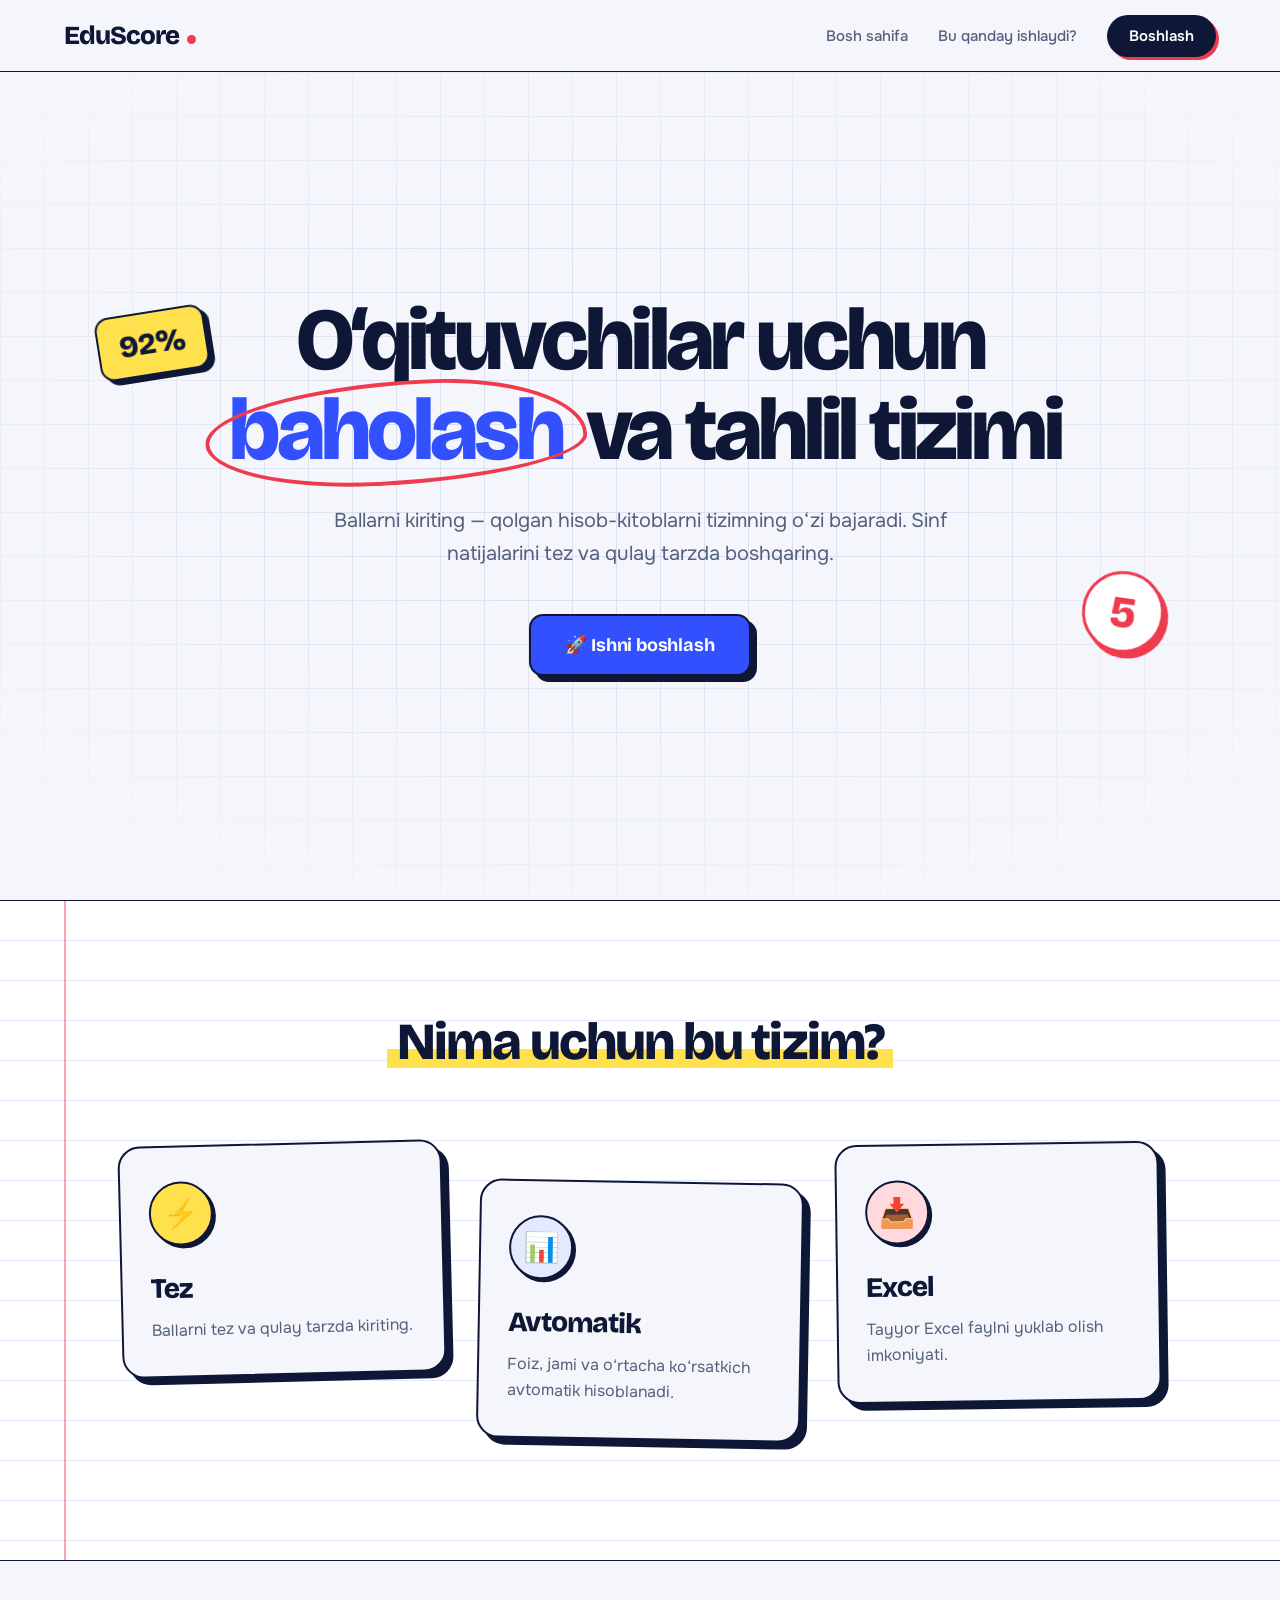
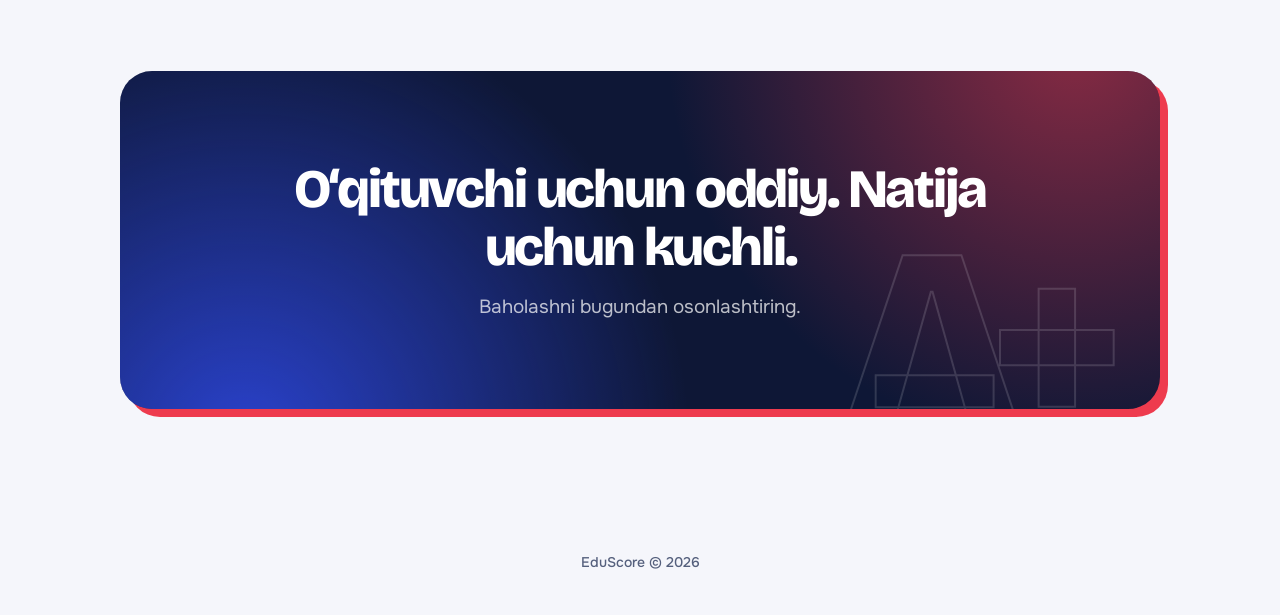
<file: index.html>
<!DOCTYPE html>

<html lang="uz">
<head>
    <meta charset="UTF-8">
    <meta name="viewport" content="width=device-width, initial-scale=1.0">

    <title>EduScore — Baholash tizimi</title>

    <link rel="icon" type="image/svg+xml" href="favicon.svg">
    <link rel="stylesheet" href="style.css">
</head>


<body>

<header>
    <div class="navbar">


    <div class="logo">
        EduScore
    </div>

    <nav>
        <a href="#">Bosh sahifa</a>
        <a href="#features">Bu qanday ishlaydi?</a>
        
        <a href="login.html" class="start-btn">Boshlash</a>
    </nav>

</div>


</header>

<section class="hero">

    <div class="hero-content">

        <h1>
            O‘qituvchilar uchun
            <span>baholash</span> va
            tahlil tizimi
        </h1>

        <p>
            Ballarni kiriting — qolgan hisob-kitoblarni
            tizimning o‘zi bajaradi. Sinf natijalarini
            tez va qulay tarzda boshqaring.
        </p>
        <P></P>
        <P></P>

        <a href="login.html" class="hero-button">
            🚀 Ishni boshlash
        </a>

    </div>

</section>

<section class="features-section" id="features">


<h2 class="section-title">
    Nima uchun bu tizim?
</h2>

<div class="features">

    <div class="feature">

        <div class="icon">⚡</div>

        <h3>Tez</h3>

        <p>
            Ballarni tez va qulay
            tarzda kiriting.
        </p>

    </div>


    <div class="feature">

        <div class="icon">📊</div>

        <h3>Avtomatik</h3>

        <p>
            Foiz, jami va o‘rtacha
            ko‘rsatkich avtomatik hisoblanadi.
        </p>

    </div>


    <div class="feature">

        <div class="icon">📥</div>

        <h3>Excel</h3>

        <p>
            Tayyor Excel faylni
            yuklab olish imkoniyati.
        </p>

    </div>

</div>


</section>

<section class="cta">


<h2>
    O‘qituvchi uchun oddiy.
    Natija uchun kuchli.
</h2>

<p>
    Baholashni bugundan osonlashtiring.
</p>



</section>

<footer>
    EduScore © 2026
</footer>

</body>
</html>
</file>
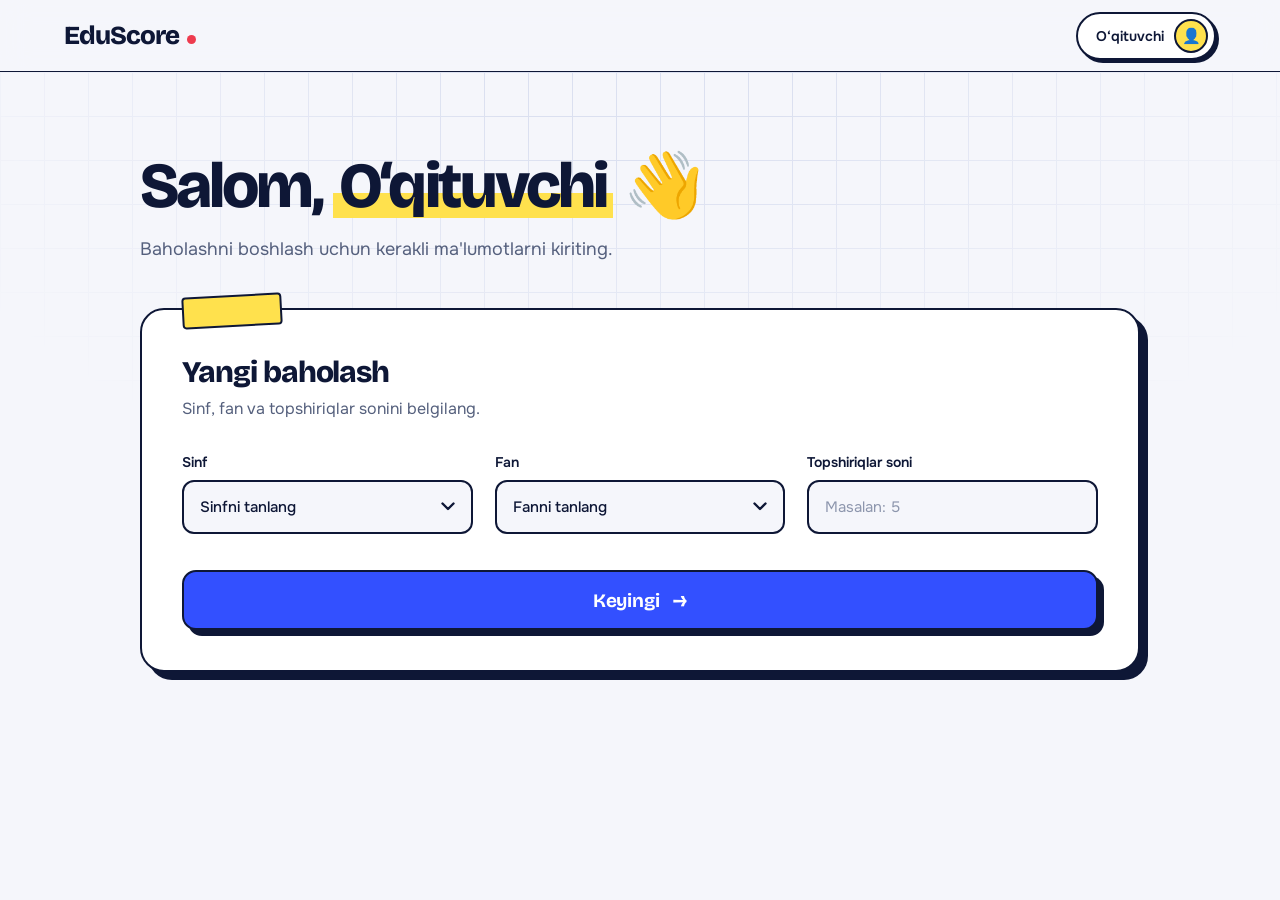
<file: dashboard.html>
<!DOCTYPE html>

<html lang="uz">

<head>
    <meta charset="UTF-8">
    <meta name="viewport" content="width=device-width, initial-scale=1.0">


<title>EduScore — Dashboard</title>
<link rel="icon" type="image/svg+xml" href="favicon.svg">

<link rel="stylesheet" href="dashboard.css">


</head>

<body>

<header>
    <div class="navbar">


    <div class="logo">
        EduScore
    </div>

    <div class="user">
        <span id="teacherName">O‘qituvchi</span>

        <div class="user-icon">
            👤
        </div>
    </div>

</div>


</header>

<main>


<section class="welcome">

    <h1>
        Salom, <span id="welcomeName">O‘qituvchi</span> 👋
    </h1>

    <p>
        Baholashni boshlash uchun kerakli ma'lumotlarni kiriting.
    </p>

</section>


<section class="dashboard-card">

    <h2>
        Yangi baholash
    </h2>

    <p class="card-description">
        Sinf, fan va topshiriqlar sonini belgilang.
    </p>


    <div class="form-grid">

        <div class="input-group">

            <label for="class">
                Sinf
            </label>

            <select id="class">

```
<option value="">
    Sinfni tanlang
</option>

<option value="1-A">1-A</option>
<option value="1-B">1-B</option>

<option value="2-A">2-A</option>
<option value="2-B">2-B</option>

<option value="3-A">3-A</option>
<option value="3-B">3-B</option>

<option value="4-A">4-A</option>
<option value="4-B">4-B</option>

<option value="5-A">5-A</option>
<option value="5-B">5-B</option>

<option value="6-A">6-A</option>
<option value="6-B">6-B</option>

<option value="7-A">7-A</option>
<option value="7-B">7-B</option>

<option value="8-A">8-A</option>
<option value="8-B">8-B</option>

<option value="9-A">9-A</option>
<option value="9-B">9-B</option>

<option value="10-A">10-A</option>
<option value="10-B">10-B</option>

<option value="11-A">11-A</option>
<option value="11-B">11-B</option>
```

</select>


        </div>


        <div class="input-group">

            <label for="subject">
                Fan
            </label>

            <select id="subject">

                <option value="">
                    Fanni tanlang
                </option>

                <option value="Matematika">Matematika</option>
                <option value="Ona tili">Ona tili</option>
                <option value="Ingliz tili">Ingliz tili</option>
                <option value="Fizika">Fizika</option>
                <option value="Kimyo">Kimyo</option>
                <option value="Biologiya">Biologiya</option>
                <option value="Tarix">Tarix</option>
                <option value="Informatika">Informatika</option>
                <option value="Rus tili">Rus tili</option>

            </select>

        </div>


        <div class="input-group">

            <label for="tasks">
                Topshiriqlar soni
            </label>

            <input
                type="number"
                id="tasks"
                min="1"
                placeholder="Masalan: 5"
            >

        </div>

    </div>


    <button id="nextButton" class="next-button">
        Keyingi
        <span>→</span>
    </button>

</section>


</main>
<script src="database.js"></script>
<script src="dashboard.js"></script>

</body>

</html>
</file>
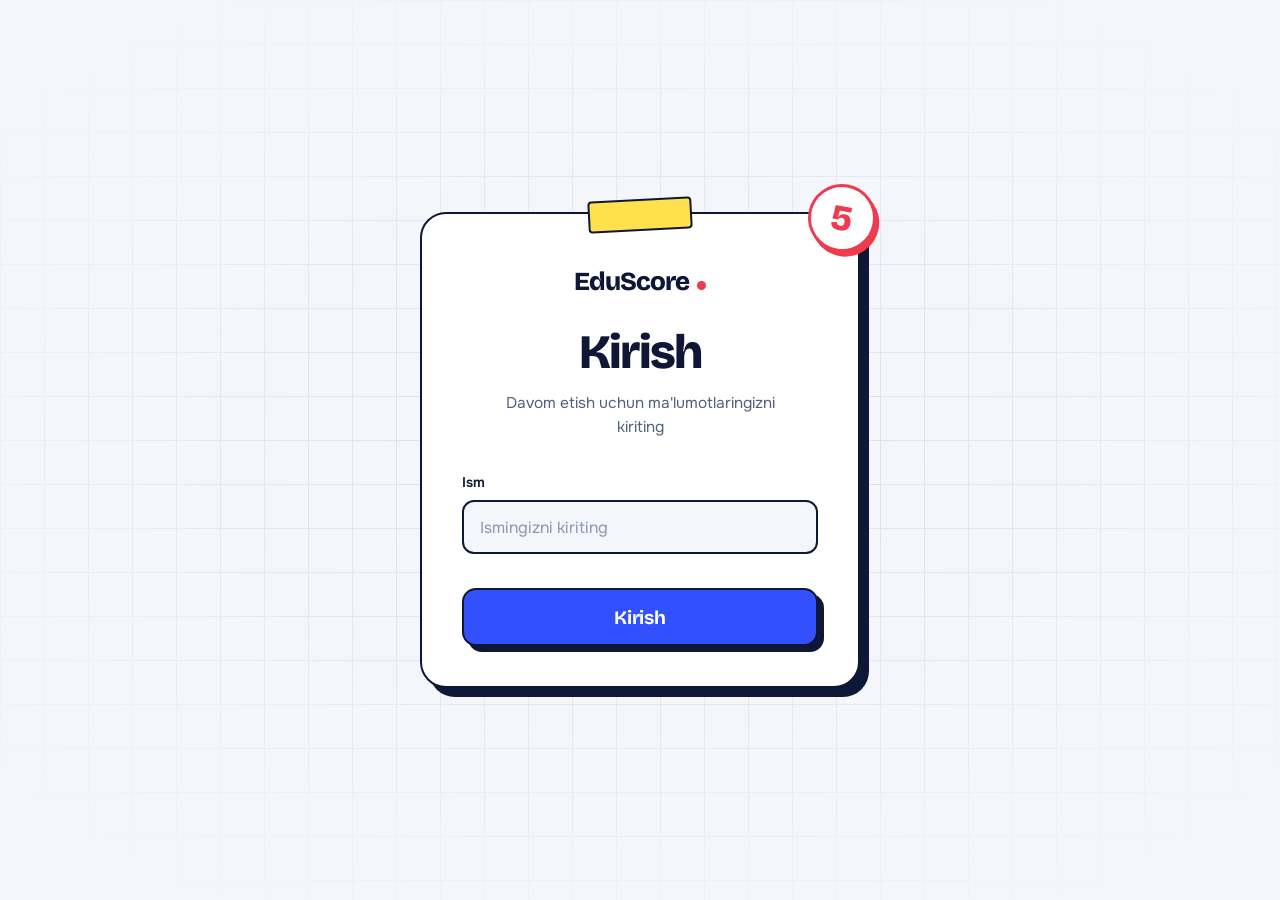
<file: login.html>
<!DOCTYPE html>

<html lang="uz">

<head>
    <meta charset="UTF-8">
    <meta name="viewport" content="width=device-width, initial-scale=1.0">


<title>Kirish — EduScore</title>
<link rel="icon" type="image/svg+xml" href="favicon.svg">

<link rel="stylesheet" href="login.css">


</head>

<body>


<div class="login-container">

    <div class="login-card">

        <div class="logo">
            EduScore
        </div>

        <h1>Kirish</h1>

        <p class="subtitle">
            Davom etish uchun ma'lumotlaringizni kiriting
        </p>


        <form id="loginForm">

            <div class="input-group">

                <label for="name">
                    Ism
                </label>

                <input
                    type="text"
                    id="name"
                    placeholder="Ismingizni kiriting"
                    required
                >

            </div>


            <div class="input-group">

            </div>


            <button  type="submit">
                 <a href="dashboard.html">Kirish</a>
            </button>

        </form>

    </div>

</div>


<script src="login.js"></script>


</body>

</html>
</file>
<file: style.css>
@import url('https://fonts.googleapis.com/css2?family=Bricolage+Grotesque:opsz,wght@12..96,500;12..96,700;12..96,800&family=Onest:wght@400;500;600&display=swap');

/* =========================================================
   EduScore — "o'qituvchi qalami" konsepsiyasi
   Daftar katagi + qizil qalam + sariq marker
========================================================= */

:root {
    --paper: #f5f6fb;
    --ink: #0e1736;
    --ink-soft: #55607d;
    --pen: #ee3b4e;
    --marker: #ffe14d;
    --blue: #3350ff;
    --blue-soft: #e4e9ff;
    --line: #dbe0f0;

    --font-display: 'Bricolage Grotesque', 'Arial Black', Arial, sans-serif;
    --font-body: 'Onest', Arial, sans-serif;
}

* {
    margin: 0;
    padding: 0;
    box-sizing: border-box;
}

html {
    scroll-behavior: smooth;
}

body {
    font-family: var(--font-body);
    background: var(--paper);
    color: var(--ink);
    -webkit-font-smoothing: antialiased;
    overflow-x: hidden;
}

p:empty {
    display: none;
}

:focus-visible {
    outline: 3px solid var(--blue);
    outline-offset: 3px;
    border-radius: 6px;
}

::selection {
    background: var(--marker);
    color: var(--ink);
}


/* =========================
   HEADER
========================= */

header {
    position: sticky;
    top: 0;
    z-index: 50;

    width: 100%;
    height: 72px;

    display: flex;
    align-items: center;

    background: rgba(245, 246, 251, 0.78);
    backdrop-filter: blur(14px);
    -webkit-backdrop-filter: blur(14px);

    border-bottom: 1.5px solid var(--ink);
}

.navbar {
    width: 90%;
    max-width: 1200px;
    margin: auto;

    display: flex;
    align-items: center;
    justify-content: space-between;
}

.logo {
    font-family: var(--font-display);
    font-size: 26px;
    font-weight: 800;
    letter-spacing: -0.04em;
    color: var(--ink);
}

.logo::after {
    content: "";
    display: inline-block;

    width: 9px;
    height: 9px;
    margin-left: 3px;

    background: var(--pen);
    border-radius: 50%;
}

nav {
    display: flex;
    align-items: center;
    gap: 30px;
}

nav a {
    position: relative;

    text-decoration: none;
    color: var(--ink-soft);
    font-size: 15px;
    font-weight: 500;

    transition: color 0.2s;
}

nav a:not(.start-btn)::after {
    content: "";
    position: absolute;
    left: 0;
    bottom: -4px;

    width: 100%;
    height: 3px;

    background: var(--marker);
    transform: scaleX(0);
    transform-origin: left;
    transition: transform 0.25s ease;
}

nav a:not(.start-btn):hover {
    color: var(--ink);
}

nav a:not(.start-btn):hover::after {
    transform: scaleX(1);
}

.login {
    margin-left: 10px;
}

.start-btn {
    background: var(--ink);
    color: #fff !important;

    padding: 11px 22px;

    border-radius: 999px;
    font-weight: 600;

    box-shadow: 3px 3px 0 var(--pen);
    transition: transform 0.15s, box-shadow 0.15s;
}

.start-btn:hover {
    transform: translate(2px, 2px);
    box-shadow: 1px 1px 0 var(--pen);
}


/* =========================
   HERO
========================= */

.hero {
    position: relative;
    isolation: isolate;

    width: 100%;
    min-height: calc(100vh - 72px);
    max-height: 820px;

    padding: 80px 5%;

    display: flex;
    align-items: center;
    justify-content: center;

    text-align: center;
}

/* daftar kataki */
.hero::before {
    content: "";
    position: absolute;
    inset: 0;
    z-index: -1;

    background-image:
        linear-gradient(var(--line) 1px, transparent 1px),
        linear-gradient(90deg, var(--line) 1px, transparent 1px);
    background-size: 44px 44px;

    -webkit-mask-image: radial-gradient(ellipse 70% 65% at 50% 45%, #000 30%, transparent 100%);
    mask-image: radial-gradient(ellipse 70% 65% at 50% 45%, #000 30%, transparent 100%);
}

.hero-content {
    position: relative;

    width: 100%;
    max-width: 920px;
}

/* chap chip — foiz */
.hero-content::before {
    content: "92%";
    position: absolute;
    left: -9%;
    top: 4%;

    padding: 12px 20px;

    font-family: var(--font-display);
    font-size: 30px;
    font-weight: 800;
    color: var(--ink);

    background: var(--marker);
    border: 2px solid var(--ink);
    border-radius: 14px;
    box-shadow: 5px 5px 0 var(--ink);

    transform: rotate(-9deg);
    animation: pop 0.6s 1.1s cubic-bezier(.3, 1.6, .5, 1) both;
}

/* o'ng chip — qizil "5" baho */
.hero-content::after {
    content: "5";
    position: absolute;
    right: -7%;
    bottom: 6%;

    width: 76px;
    height: 76px;

    display: flex;
    align-items: center;
    justify-content: center;

    font-family: var(--font-display);
    font-size: 44px;
    font-weight: 800;
    color: var(--pen);

    background: #fff;
    border: 3px solid var(--pen);
    border-radius: 50%;
    box-shadow: 5px 5px 0 var(--pen);

    transform: rotate(8deg);
    animation: pop 0.6s 1.3s cubic-bezier(.3, 1.6, .5, 1) both;
}

.hero-content h1 {
    font-family: var(--font-display);
    font-size: clamp(42px, 7.4vw, 88px);
    font-weight: 800;
    line-height: 1.02;
    letter-spacing: -0.045em;

    margin-bottom: 28px;

    animation: rise 0.8s 0.1s cubic-bezier(.2, .8, .2, 1) both;
}

/* qizil qalam bilan aylantirilgan so'z */
.hero-content h1 span {
    position: relative;
    display: inline-block;
    color: var(--blue);
    padding: 0 0.12em;
}

.hero-content h1 span::after {
    content: "";
    position: absolute;
    inset: -6% -4% -10% -4%;

    border: 4px solid var(--pen);
    border-radius: 58% 42% 55% 45% / 52% 60% 40% 48%;
    transform: rotate(-3deg);

    animation: draw 0.9s 0.9s cubic-bezier(.6, .1, .2, 1) both;
}

.hero-content p {
    max-width: 620px;
    margin: 0 auto;

    font-size: 20px;
    line-height: 1.65;
    color: var(--ink-soft);

    animation: rise 0.8s 0.3s cubic-bezier(.2, .8, .2, 1) both;
}

.hero-button {
    display: inline-block;

    text-decoration: none;
    color: #fff;

    background: var(--blue);

    padding: 18px 34px;
    margin-top: 44px;

    border: 2px solid var(--ink);
    border-radius: 14px;

    font-family: var(--font-display);
    font-size: 18px;
    font-weight: 700;
    letter-spacing: -0.01em;

    box-shadow: 6px 6px 0 var(--ink);

    transition: transform 0.15s, box-shadow 0.15s;
    animation: rise 0.8s 0.5s cubic-bezier(.2, .8, .2, 1) both;
}

.hero-button:hover {
    transform: translate(3px, 3px);
    box-shadow: 3px 3px 0 var(--ink);
}

.hero-button:active {
    transform: translate(6px, 6px);
    box-shadow: 0 0 0 var(--ink);
}


/* =========================
   FEATURES
========================= */

.features-section {
    position: relative;

    padding: 110px 20px 120px;

    background-color: #fff;
    background-image: repeating-linear-gradient(
        to bottom,
        transparent 0,
        transparent 39px,
        var(--blue-soft) 39px,
        var(--blue-soft) 40px
    );

    border-top: 1.5px solid var(--ink);
    border-bottom: 1.5px solid var(--ink);
}

/* daftarning qizil chap chizig'i */
.features-section::before {
    content: "";
    position: absolute;
    top: 0;
    bottom: 0;
    left: max(24px, 5%);

    width: 2px;
    background: rgba(238, 59, 78, 0.45);
}

.section-title {
    display: table;
    margin: 0 auto 70px;
    padding: 0 10px;

    font-family: var(--font-display);
    font-size: clamp(30px, 4.6vw, 52px);
    font-weight: 800;
    letter-spacing: -0.035em;
    text-align: center;

    background: linear-gradient(transparent 62%, var(--marker) 62%, var(--marker) 92%, transparent 92%);
}

.features {
    width: 90%;
    max-width: 1040px;
    margin: auto;

    display: grid;
    grid-template-columns: repeat(3, 1fr);
    gap: 34px;
    align-items: start;
}

.feature {
    position: relative;

    background: var(--paper);

    border: 2px solid var(--ink);
    border-radius: 22px;

    padding: 34px 28px 32px;

    text-align: left;

    box-shadow: 7px 7px 0 var(--ink);

    transition: transform 0.2s, box-shadow 0.2s;
}

.feature:nth-child(1) { transform: rotate(-1.4deg); }
.feature:nth-child(2) { transform: rotate(1deg); margin-top: 38px; }
.feature:nth-child(3) { transform: rotate(-0.8deg); }

.feature:hover {
    transform: rotate(0deg) translateY(-6px);
    box-shadow: 10px 12px 0 var(--ink);
}

.icon {
    width: 64px;
    height: 64px;

    margin: 0 0 26px;

    display: flex;
    align-items: center;
    justify-content: center;

    font-size: 29px;

    background: var(--marker);
    border: 2px solid var(--ink);
    border-radius: 50%;
    box-shadow: 3px 3px 0 var(--ink);
}

.feature:nth-child(2) .icon {
    background: var(--blue-soft);
}

.feature:nth-child(3) .icon {
    background: #ffd9de;
}

.feature h3 {
    font-family: var(--font-display);
    font-size: 28px;
    font-weight: 800;
    letter-spacing: -0.03em;

    margin-bottom: 12px;
}

.feature p {
    color: var(--ink-soft);

    font-size: 16px;
    line-height: 1.65;
}


/* =========================
   CTA
========================= */

.cta {
    position: relative;
    isolation: isolate;
    overflow: hidden;

    width: 90%;
    max-width: 1040px;

    margin: 110px auto;
    padding: 90px 30px;

    text-align: center;

    background: var(--ink);
    color: #fff;

    border-radius: 32px;
    box-shadow: 8px 8px 0 var(--pen);
}

.cta::before {
    content: "";
    position: absolute;
    inset: 0;
    z-index: -1;

    background:
        radial-gradient(circle at 12% 110%, rgba(51, 80, 255, 0.75), transparent 45%),
        radial-gradient(circle at 92% -10%, rgba(238, 59, 78, 0.55), transparent 40%);
}

.cta::after {
    content: "A+";
    position: absolute;
    right: 5%;
    bottom: -0.28em;
    z-index: -1;

    font-family: var(--font-display);
    font-size: clamp(120px, 24vw, 280px);
    font-weight: 800;
    line-height: 1;
    letter-spacing: -0.06em;

    color: transparent;
    -webkit-text-stroke: 2px rgba(255, 255, 255, 0.14);
}

.cta h2 {
    max-width: 760px;
    margin: 0 auto 18px;

    font-family: var(--font-display);
    font-size: clamp(30px, 4.8vw, 54px);
    font-weight: 800;
    line-height: 1.08;
    letter-spacing: -0.04em;
}

.cta p {
    color: rgba(255, 255, 255, 0.72);
    font-size: 19px;

    margin-bottom: 0;
}

.cta-button {
    display: inline-block;

    margin-top: 34px;
    padding: 16px 30px;

    background: var(--marker);
    color: var(--ink);

    text-decoration: none;
    font-family: var(--font-display);
    font-weight: 700;

    border: 2px solid var(--marker);
    border-radius: 14px;

    transition: transform 0.15s;
}

.cta-button:hover {
    transform: translateY(-3px) rotate(-1deg);
}


/* =========================
   FOOTER
========================= */

footer {
    padding: 34px 20px 44px;

    text-align: center;

    color: var(--ink-soft);
    font-size: 14px;
    font-weight: 500;
}


/* =========================
   ANIMATSIYALAR
========================= */

@keyframes rise {
    from { opacity: 0; transform: translateY(26px); }
    to   { opacity: 1; transform: none; }
}

@keyframes draw {
    from { clip-path: inset(0 100% 0 0); }
    to   { clip-path: inset(0 0 0 0); }
}

@keyframes pop {
    from { opacity: 0; scale: 0.3; }
    to   { opacity: 1; scale: 1; }
}

@media (prefers-reduced-motion: reduce) {
    *, *::before, *::after {
        animation: none !important;
        transition: none !important;
        scroll-behavior: auto !important;
    }
}


/* =========================
   RESPONSIVE
========================= */

@media (max-width: 1100px) {

    .hero-content::before { left: -2%; top: -10%; }
    .hero-content::after  { right: -2%; bottom: -12%; }
}

@media (max-width: 850px) {

    nav {
        gap: 15px;
    }

    nav a:not(.login):not(.start-btn) {
        display: none;
    }

    .hero {
        min-height: 540px;
        padding: 90px 6% 70px;
    }

    .hero-content::before {
        font-size: 22px;
        padding: 8px 14px;
        left: 0;
        top: -62px;
    }

    .hero-content::after {
        width: 58px;
        height: 58px;
        font-size: 32px;
        right: 0;
        bottom: -74px;
    }

    .features {
        grid-template-columns: 1fr;
        max-width: 460px;
        gap: 30px;
    }

    .feature:nth-child(2) {
        margin-top: 0;
    }

    .features-section::before {
        display: none;
    }
}

@media (max-width: 500px) {

    header {
        height: 65px;
    }

    .logo {
        font-size: 22px;
    }

    .login {
        display: none;
    }

    .start-btn {
        padding: 9px 16px;
    }

    .hero-content p {
        font-size: 17px;
    }

    .hero-button {
        padding: 15px 26px;
        font-size: 16px;
    }

    .features-section {
        padding: 80px 16px 90px;
    }

    .section-title {
        margin-bottom: 50px;
    }

    .cta {
        margin: 80px auto;
        padding: 64px 22px;
        border-radius: 24px;
    }

    .cta p {
        font-size: 17px;
    }
}
</file>
<file: dashboard.css>
@import url('https://fonts.googleapis.com/css2?family=Bricolage+Grotesque:opsz,wght@12..96,500;12..96,700;12..96,800&family=Onest:wght@400;500;600&display=swap');

/* =========================================================
   EduScore Dashboard — o'qituvchi qalami konsepsiyasi
   (style.css bilan bir xil token'lar)
========================================================= */

:root {
    --paper: #f5f6fb;
    --ink: #0e1736;
    --ink-soft: #55607d;
    --pen: #ee3b4e;
    --marker: #ffe14d;
    --blue: #3350ff;
    --blue-soft: #e4e9ff;
    --line: #dbe0f0;

    --font-display: 'Bricolage Grotesque', 'Arial Black', Arial, sans-serif;
    --font-body: 'Onest', Arial, sans-serif;
}

* {
    margin: 0;
    padding: 0;
    box-sizing: border-box;
}

body {
    position: relative;
    min-height: 100vh;

    font-family: var(--font-body);
    background: var(--paper);
    color: var(--ink);
    -webkit-font-smoothing: antialiased;
    overflow-x: hidden;
}

/* daftar kataki */
body::before {
    content: "";
    position: absolute;
    top: 72px;
    left: 0;
    right: 0;
    height: 560px;
    z-index: -1;

    background-image:
        linear-gradient(var(--line) 1px, transparent 1px),
        linear-gradient(90deg, var(--line) 1px, transparent 1px);
    background-size: 44px 44px;

    -webkit-mask-image: radial-gradient(ellipse 60% 80% at 50% 0%, #000 20%, transparent 100%);
    mask-image: radial-gradient(ellipse 60% 80% at 50% 0%, #000 20%, transparent 100%);
}

:focus-visible {
    outline: 3px solid var(--blue);
    outline-offset: 3px;
    border-radius: 6px;
}

::selection {
    background: var(--marker);
    color: var(--ink);
}


/* =========================
   HEADER
========================= */

header {
    position: sticky;
    top: 0;
    z-index: 50;

    width: 100%;
    height: 72px;

    display: flex;
    align-items: center;

    background: rgba(245, 246, 251, 0.78);
    backdrop-filter: blur(14px);
    -webkit-backdrop-filter: blur(14px);

    border-bottom: 1.5px solid var(--ink);
}

.navbar {
    width: 90%;
    max-width: 1200px;
    margin: auto;

    display: flex;
    align-items: center;
    justify-content: space-between;
}

.logo {
    font-family: var(--font-display);
    font-size: 26px;
    font-weight: 800;
    letter-spacing: -0.04em;
    color: var(--ink);
}

.logo::after {
    content: "";
    display: inline-block;

    width: 9px;
    height: 9px;
    margin-left: 3px;

    background: var(--pen);
    border-radius: 50%;
}


/* =========================
   USER
========================= */

.user {
    display: flex;
    align-items: center;
    gap: 10px;

    padding: 5px 6px 5px 18px;

    background: #fff;
    border: 2px solid var(--ink);
    border-radius: 999px;
    box-shadow: 3px 3px 0 var(--ink);

    color: var(--ink);
    font-size: 14px;
    font-weight: 600;
}

.user-icon {
    width: 34px;
    height: 34px;

    display: flex;
    align-items: center;
    justify-content: center;

    background: var(--marker);
    border: 2px solid var(--ink);
    border-radius: 50%;

    font-size: 15px;
}


/* =========================
   MAIN
========================= */

main {
    width: 90%;
    max-width: 1000px;
    margin: auto;

    padding: 80px 0 110px;
}


/* =========================
   WELCOME
========================= */

.welcome {
    margin-bottom: 44px;

    animation: rise 0.8s 0.05s cubic-bezier(.2, .8, .2, 1) both;
}

.welcome h1 {
    font-family: var(--font-display);
    font-size: clamp(36px, 6vw, 64px);
    font-weight: 800;
    line-height: 1.05;
    letter-spacing: -0.045em;

    margin-bottom: 16px;
}

/* ism marker bilan belgilangan */
.welcome h1 span {
    padding: 0 0.1em;

    background: linear-gradient(transparent 60%, var(--marker) 60%, var(--marker) 92%, transparent 92%);
}

.welcome p {
    max-width: 520px;

    color: var(--ink-soft);
    font-size: 18px;
    line-height: 1.6;
}


/* =========================
   CARD
========================= */

.dashboard-card {
    position: relative;

    background: #fff;

    border: 2px solid var(--ink);
    border-radius: 24px;

    padding: 44px 40px 40px;

    box-shadow: 8px 8px 0 var(--ink);

    animation: rise 0.8s 0.25s cubic-bezier(.2, .8, .2, 1) both;
}

/* kartaning ustidagi "skotch" */
.dashboard-card::before {
    content: "";
    position: absolute;
    top: -15px;
    left: 40px;

    width: 96px;
    height: 28px;

    background: var(--marker);
    border: 2px solid var(--ink);
    border-radius: 4px;

    transform: rotate(-3deg);
}

.dashboard-card h2 {
    font-family: var(--font-display);
    font-size: 30px;
    font-weight: 800;
    letter-spacing: -0.035em;

    margin-bottom: 8px;
}

.card-description {
    color: var(--ink-soft);
    font-size: 16px;

    margin-bottom: 34px;
}


/* =========================
   FORM
========================= */

.form-grid {
    display: grid;
    grid-template-columns: repeat(3, 1fr);
    gap: 22px;
}

.input-group label {
    display: block;

    font-size: 14px;
    font-weight: 600;

    margin-bottom: 9px;
}

.input-group select,
.input-group input {
    width: 100%;
    height: 54px;

    padding: 0 16px;

    background-color: var(--paper);

    border: 2px solid var(--ink);
    border-radius: 12px;

    outline: none;

    font-family: var(--font-body);
    font-size: 15px;
    font-weight: 500;
    color: var(--ink);

    transition: border-color 0.2s, box-shadow 0.2s, background-color 0.2s;
}

.input-group select {
    appearance: none;
    -webkit-appearance: none;
    cursor: pointer;
    padding-right: 44px;

    background-image: url("data:image/svg+xml,%3Csvg xmlns='http://www.w3.org/2000/svg' width='14' height='9' viewBox='0 0 14 9'%3E%3Cpath d='M1.5 1.5 7 7l5.5-5.5' fill='none' stroke='%230e1736' stroke-width='2.4' stroke-linecap='round' stroke-linejoin='round'/%3E%3C/svg%3E");
    background-repeat: no-repeat;
    background-position: right 16px center;
}

.input-group input::placeholder {
    color: #8d96ad;
    font-weight: 400;
}

.input-group select:hover,
.input-group input:hover {
    background-color: #fff;
}

.input-group select:focus,
.input-group input:focus {
    background-color: #fff;
    border-color: var(--blue);
    box-shadow: 4px 4px 0 var(--marker);
}


/* =========================
   BUTTON
========================= */

.next-button {
    width: 100%;
    height: 60px;

    margin-top: 36px;

    border: 2px solid var(--ink);
    border-radius: 14px;

    background: var(--blue);
    color: #fff;

    font-family: var(--font-display);
    font-size: 19px;
    font-weight: 700;
    letter-spacing: -0.01em;

    cursor: pointer;

    box-shadow: 6px 6px 0 var(--ink);

    transition: transform 0.15s, box-shadow 0.15s;
}

.next-button span {
    display: inline-block;

    margin-left: 10px;
    font-size: 22px;

    transition: transform 0.2s;
}

.next-button:hover {
    transform: translate(3px, 3px);
    box-shadow: 3px 3px 0 var(--ink);
}

.next-button:hover span {
    transform: translateX(6px);
}

.next-button:active {
    transform: translate(6px, 6px);
    box-shadow: 0 0 0 var(--ink);
}


/* =========================
   ANIMATSIYALAR
========================= */

@keyframes rise {
    from { opacity: 0; transform: translateY(26px); }
    to   { opacity: 1; transform: none; }
}

@media (prefers-reduced-motion: reduce) {
    *, *::before, *::after {
        animation: none !important;
        transition: none !important;
    }
}


/* =========================
   TABLET
========================= */

@media (max-width: 750px) {

    main {
        padding-top: 52px;
    }

    .form-grid {
        grid-template-columns: 1fr;
    }

    .welcome p {
        font-size: 16px;
    }

    .dashboard-card {
        padding: 38px 26px 30px;
    }

    .dashboard-card::before {
        left: 26px;
    }
}


/* =========================
   MOBILE
========================= */

@media (max-width: 500px) {

    header {
        height: 65px;
    }

    body::before {
        top: 65px;
    }

    .navbar {
        width: 92%;
    }

    .logo {
        font-size: 22px;
    }

    .user {
        font-size: 13px;
        padding-left: 14px;
    }

    main {
        width: 92%;
    }

    .dashboard-card {
        padding: 34px 20px 26px;
        box-shadow: 6px 6px 0 var(--ink);
    }

    .dashboard-card h2 {
        font-size: 26px;
    }

    .next-button {
        height: 56px;
        font-size: 17px;
    }
}
</file>
<file: login.css>
@import url('https://fonts.googleapis.com/css2?family=Bricolage+Grotesque:opsz,wght@12..96,500;12..96,700;12..96,800&family=Onest:wght@400;500;600&display=swap');

/* =========================================================
   EduScore Login — o'qituvchi qalami konsepsiyasi
========================================================= */

:root {
    --paper: #f5f6fb;
    --ink: #0e1736;
    --ink-soft: #55607d;
    --pen: #ee3b4e;
    --marker: #ffe14d;
    --blue: #3350ff;
    --blue-soft: #e4e9ff;
    --line: #dbe0f0;

    --font-display: 'Bricolage Grotesque', 'Arial Black', Arial, sans-serif;
    --font-body: 'Onest', Arial, sans-serif;
}

* {
    margin: 0;
    padding: 0;
    box-sizing: border-box;
}

body {
    font-family: var(--font-body);
    background: var(--paper);
    color: var(--ink);
    -webkit-font-smoothing: antialiased;
    overflow-x: hidden;
}

:focus-visible {
    outline: 3px solid var(--blue);
    outline-offset: 3px;
    border-radius: 6px;
}

::selection {
    background: var(--marker);
    color: var(--ink);
}


/* =========================
   LOGIN CONTAINER
========================= */

.login-container {
    position: relative;
    isolation: isolate;
    overflow: hidden;

    min-height: 100vh;

    display: flex;
    align-items: center;
    justify-content: center;

    padding: 50px 20px;
}

/* daftar kataki */
.login-container::before {
    content: "";
    position: absolute;
    inset: 0;
    z-index: -1;

    background-image:
        linear-gradient(var(--line) 1px, transparent 1px),
        linear-gradient(90deg, var(--line) 1px, transparent 1px);
    background-size: 44px 44px;

    -webkit-mask-image: radial-gradient(ellipse 65% 60% at 50% 50%, #000 25%, transparent 100%);
    mask-image: radial-gradient(ellipse 65% 60% at 50% 50%, #000 25%, transparent 100%);
}


/* =========================
   CARD
========================= */

.login-card {
    position: relative;

    width: 100%;
    max-width: 440px;

    background: #fff;

    padding: 52px 40px 40px;

    border: 2px solid var(--ink);
    border-radius: 26px;

    box-shadow: 9px 9px 0 var(--ink);

    animation: rise 0.8s 0.05s cubic-bezier(.2, .8, .2, 1) both;
}

/* skotch */
.login-card::before {
    content: "";
    position: absolute;
    top: -15px;
    left: 50%;

    width: 100px;
    height: 28px;

    background: var(--marker);
    border: 2px solid var(--ink);
    border-radius: 4px;

    transform: translateX(-50%) rotate(-3deg);
}

/* qizil "5" muhri */
.login-card::after {
    content: "5";
    position: absolute;
    top: -30px;
    right: -18px;

    width: 62px;
    height: 62px;

    display: flex;
    align-items: center;
    justify-content: center;

    font-family: var(--font-display);
    font-size: 36px;
    font-weight: 800;
    color: var(--pen);

    background: #fff;
    border: 3px solid var(--pen);
    border-radius: 50%;
    box-shadow: 4px 4px 0 var(--pen);

    transform: rotate(10deg);
    animation: pop 0.6s 0.7s cubic-bezier(.3, 1.6, .5, 1) both;
}


/* =========================
   LOGO
========================= */

.logo {
    text-align: center;

    font-family: var(--font-display);
    font-size: 26px;
    font-weight: 800;
    letter-spacing: -0.04em;
    color: var(--ink);

    margin-bottom: 30px;
}

.logo::after {
    content: "";
    display: inline-block;

    width: 9px;
    height: 9px;
    margin-left: 3px;

    background: var(--pen);
    border-radius: 50%;
}


/* =========================
   TITLE
========================= */

h1 {
    text-align: center;

    font-family: var(--font-display);
    font-size: 48px;
    font-weight: 800;
    letter-spacing: -0.045em;
    line-height: 1.05;

    margin-bottom: 14px;
}

.subtitle {
    text-align: center;

    color: var(--ink-soft);
    font-size: 15.5px;
    line-height: 1.55;

    max-width: 300px;
    margin: 0 auto 34px;
}


/* =========================
   INPUT
========================= */

.input-group {
    margin-bottom: 22px;
}

.input-group label {
    display: block;

    font-size: 14px;
    font-weight: 600;

    margin-bottom: 9px;
}

.input-group input {
    width: 100%;
    height: 54px;

    padding: 0 16px;

    background: var(--paper);

    border: 2px solid var(--ink);
    border-radius: 12px;

    outline: none;

    font-family: var(--font-body);
    font-size: 16px;
    font-weight: 500;
    color: var(--ink);

    transition: border-color 0.2s, box-shadow 0.2s, background-color 0.2s;
}

.input-group input::placeholder {
    color: #8d96ad;
    font-weight: 400;
}

.input-group input:hover {
    background: #fff;
}

.input-group input:focus {
    background: #fff;
    border-color: var(--blue);
    box-shadow: 4px 4px 0 var(--marker);
}


/* =========================
   BUTTON
========================= */

button {
    width: 100%;
    height: 58px;

    margin-top: 12px;
    padding: 0;

    border: 2px solid var(--ink);
    border-radius: 14px;

    background: var(--blue);

    cursor: pointer;

    box-shadow: 6px 6px 0 var(--ink);

    transition: transform 0.15s, box-shadow 0.15s;
}

/* tugma ichidagi havola butun tugmani qoplaydi */
button a {
    display: flex;
    align-items: center;
    justify-content: center;

    width: 100%;
    height: 100%;

    color: #fff;
    text-decoration: none;

    font-family: var(--font-display);
    font-size: 19px;
    font-weight: 700;
    letter-spacing: -0.01em;
}

button:hover {
    transform: translate(3px, 3px);
    box-shadow: 3px 3px 0 var(--ink);
}

button:active {
    transform: translate(6px, 6px);
    box-shadow: 0 0 0 var(--ink);
}


/* =========================
   ANIMATSIYALAR
========================= */

@keyframes rise {
    from { opacity: 0; transform: translateY(28px); }
    to   { opacity: 1; transform: none; }
}

@keyframes pop {
    from { opacity: 0; scale: 0.3; }
    to   { opacity: 1; scale: 1; }
}

@media (prefers-reduced-motion: reduce) {
    *, *::before, *::after {
        animation: none !important;
        transition: none !important;
    }
}


/* =========================
   MOBILE
========================= */

@media (max-width: 500px) {

    .login-container {
        padding: 56px 16px 40px;
    }

    .login-card {
        padding: 46px 22px 30px;
        box-shadow: 6px 6px 0 var(--ink);
    }

    .login-card::after {
        right: -6px;
        width: 54px;
        height: 54px;
        font-size: 30px;
    }

    h1 {
        font-size: 40px;
    }

    button {
        height: 54px;
    }
}
</file>
